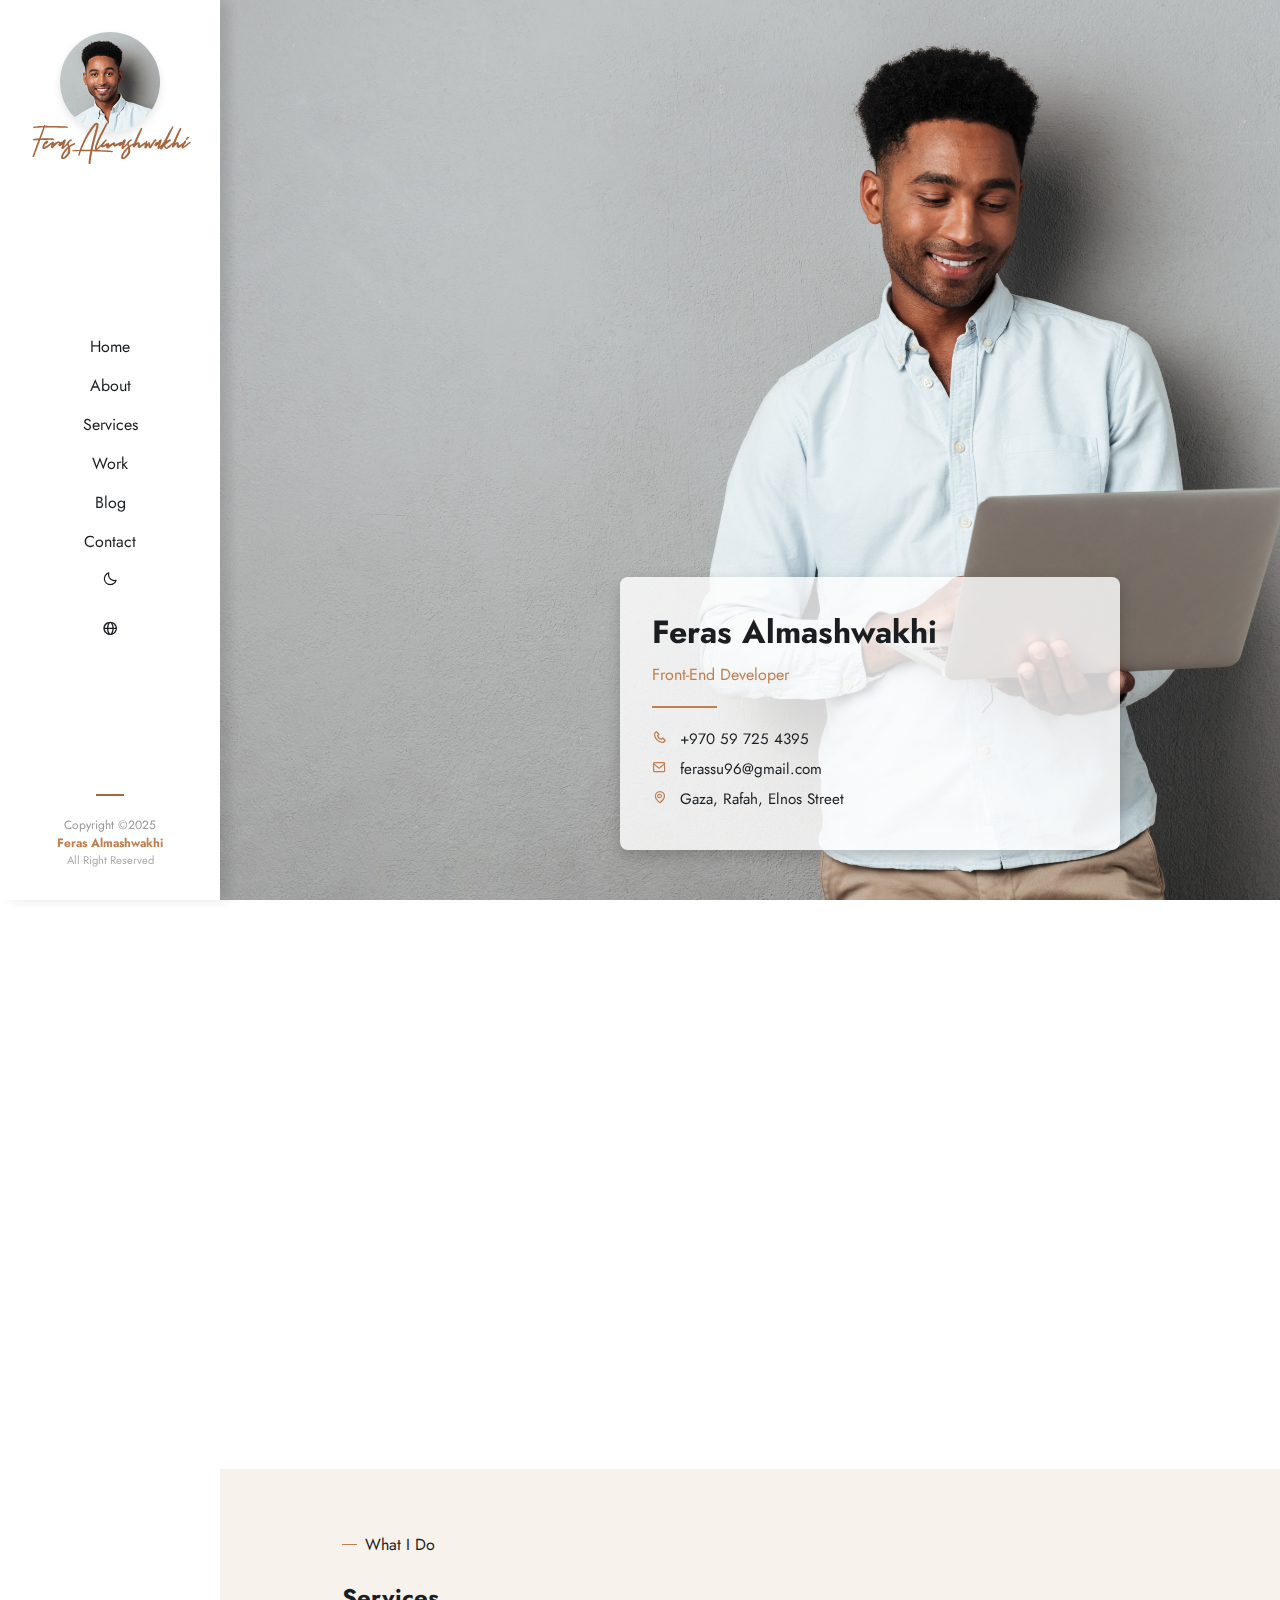
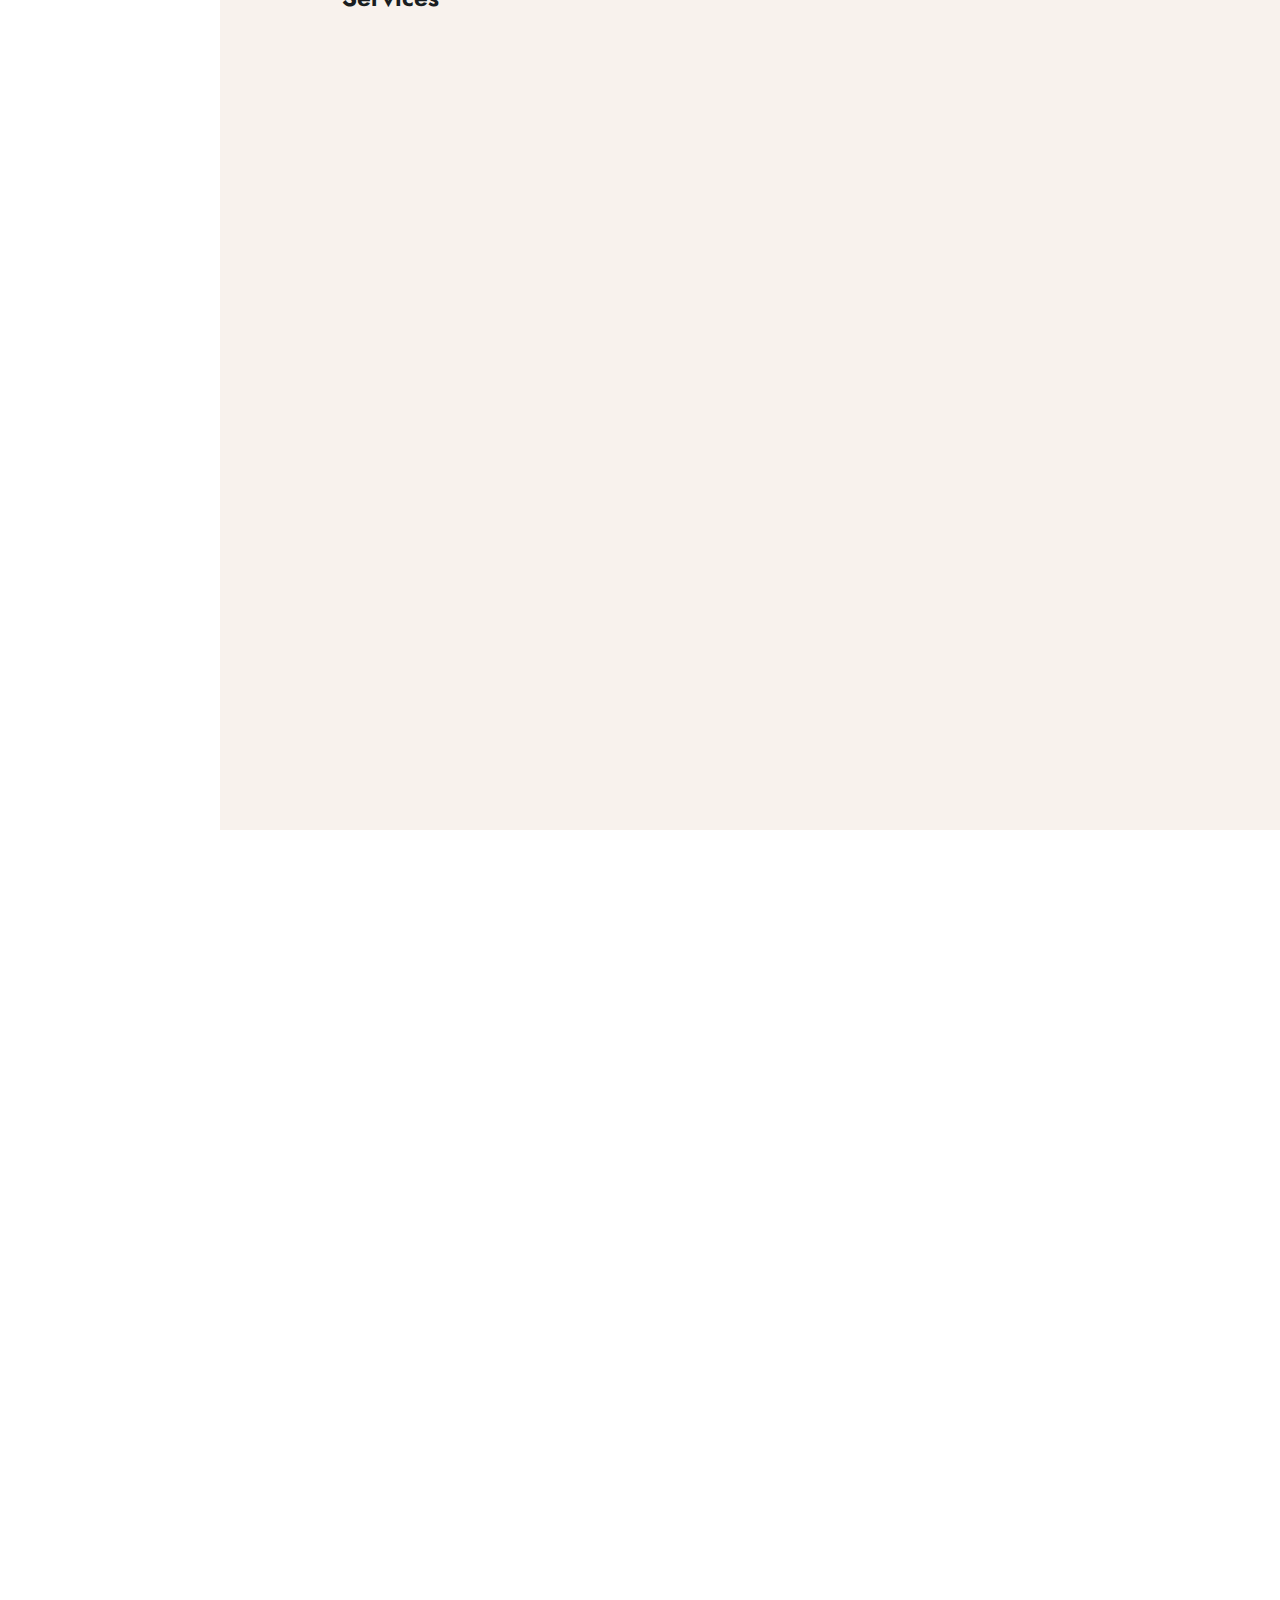
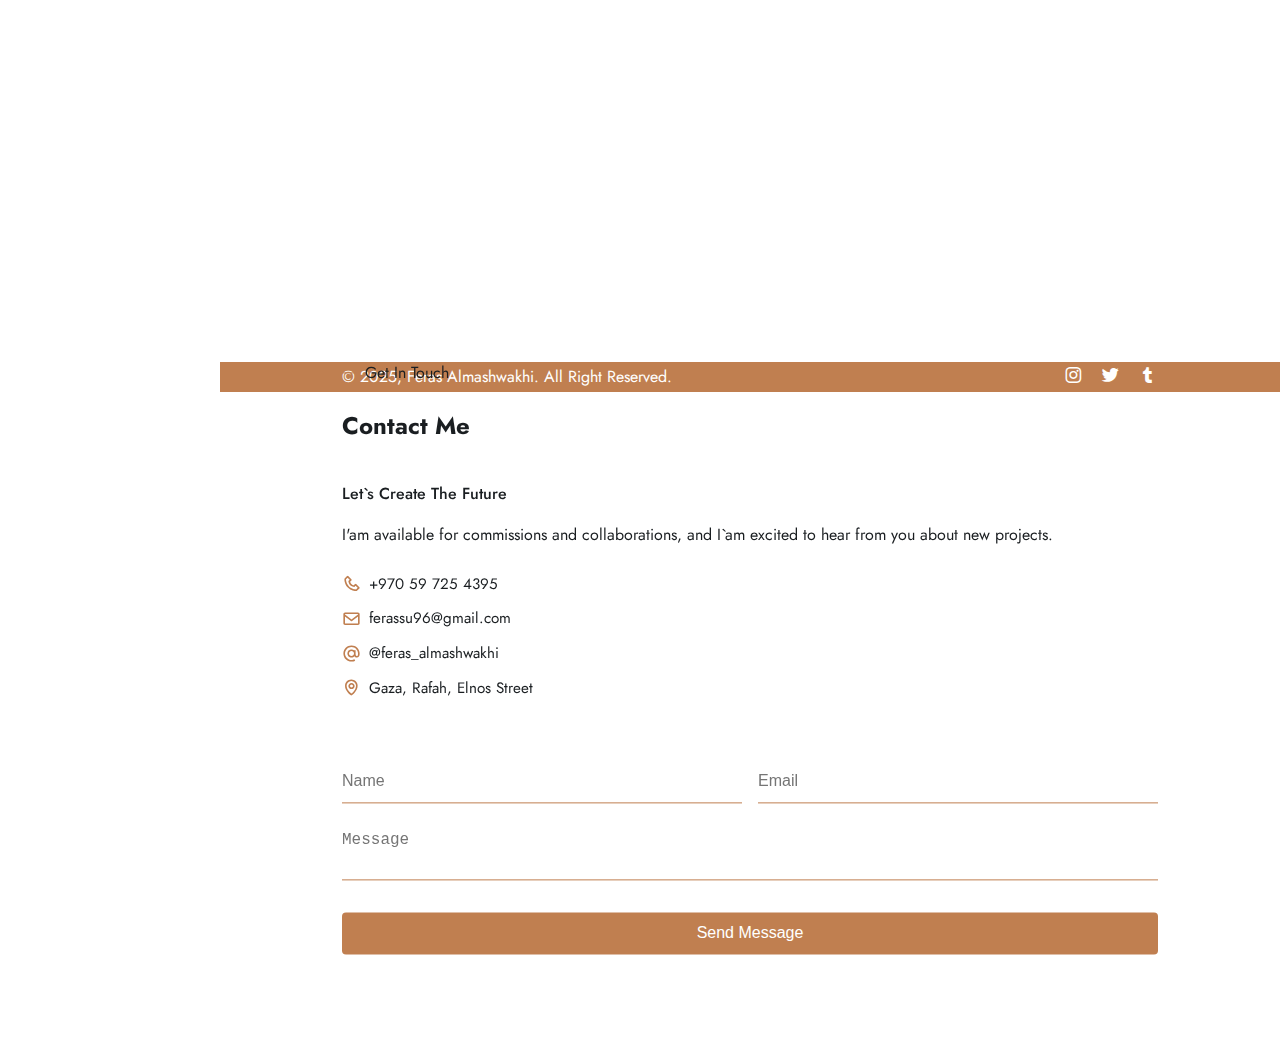
<file: index.html>
<!DOCTYPE html>
<html lang="en">

<head>
  <meta charset="UTF-8" />
  <meta name="viewport" content="width=device-width, initial-scale=1.0" />
  <title>Feras Almashwakhi | Portfolio</title>
  <link rel="stylesheet" href="assets/css/style.css" />
  <link href="https://fonts.googleapis.com/css2?family=Jost&display=swap" rel="stylesheet" />
  <link href="https://unpkg.com/boxicons@2.1.4/css/boxicons.min.css" rel="stylesheet" />

  <link href="https://unpkg.com/aos@2.3.1/dist/aos.css" rel="stylesheet" />


</head>

<body>
  <header class="header">
    <div class="menu-toggle" id="mobile-menu">
      <i class='bx bx-menu'></i>
    </div>

    <div class="profile-pic">
      <img src="assets/images/logo.jpg" alt="Feras Almashwakhi">
      <h3 class="logo-title">Feras Almashwakhi</h3>
    </div>

    <nav class="navbar" id="navbar">
      <a href="#home">Home</a>
      <a href="#about">About</a>
      <a href="#services">Services</a>
      <a href="#work">Work</a>
      <a href="#blog">Blog</a>
      <a href="#contact">Contact</a>
      <div id="theme-toggle">
        <i class='bx bx-moon'></i>
      </div>
      <div id="language-toggle" style="cursor: pointer; margin-top: 10px;">
        <i class='bx bx-globe'></i>
      </div>
    </nav>

    <hr>
    <div class="sidebar-footer">

      <p>Copyright &copy;2025 <br><span>Feras Almashwakhi</span></p>
      <p class="small-text">All Right Reserved</p>
    </div>
  </header>


  <main class="main-content" dir="ltr">
    <!-- Hero Section -->
    <section class="hero" id="home">
      <div class="hero-container">
        <img src="assets/images/hero.jpg" alt="Hero Background" class="hero-bg" />
        <div class="container">

          <div class="hero-overlay" data-aos="flip-right" dir="ltr">
            <div class="hero-info-box">
              <h1>Feras Almashwakhi</h1>
              <p class="subtitle">Front-End Developer</p>
              <hr>
              <ul>
                <li><i class='bx bx-phone'></i><a> +970 59 725 4395</a></li>
                <li><i class='bx bx-envelope'></i> ferassu96@gmail.com</li>
                <li><i class='bx bx-map'></i> Gaza, Rafah, Elnos Street</li>
              </ul>
            </div>
          </div>
        </div>

      </div>
    </section>

    <!-- About Section -->
    <section id="about" class="about section" data-aos="fade-up">
      <div class="container">
        <div class="about-content">
          <div class="about-text">
            <div class="section-title">
              <div class="title-line"></div>
              <p class="section-subtitle">About Me</p>
            </div>
            <h3>Feras Almashwakhi</h3>
            <br>
            <p>I'm a frontend developer with more than 4 years of experience. If you need to receive responsive, pixel
              perfect and cross-browser website — I'm a developer you're looking for.</p>
            <br>
            <div class="about-details">
              <div class="details-column">
                <ul>
                  <li><strong>Birthday:</strong> 19 Abr 2004</li>
                  <li><strong>Website:</strong> www.feras_almashwakhi.com</li>
                  <li><strong>Phone:</strong> +970 59 725 4395</li>
                  <li><strong>Study:</strong> Islamic University of Gaza</li>
                </ul>
              </div>
              <div class="details-column">
                <ul>
                  <li><strong>Degree:</strong> Bachelor's</li>
                  <li><strong>Mail:</strong> ferassu96@gmail.com</li>
                  <li><strong>LinkedIn:</strong> @feras_almashwakhi</li>
                  <li><strong>Freshness:</strong> Available</li>
                </ul>
              </div>
            </div>
            <a href="#" class="download-btn">Download CV <i class='bx bx-download'></i></a>
          </div>
          <div class="about-image-wrapper">
            <div class="image-rectangle"></div>
            <img src="assets/images/round.jpg" alt="Feras Almashwakhi" class="about-image">
          </div>
        </div>
      </div>
    </section>

    <!-- Services Section -->
    <section id="services" class="services section">
      <div class="container">
        <div class="section-title">
          <div class="title-line"></div>
          <p class="section-subtitle">What I Do</p>
        </div>
        <h2 class="main-section-heading">Services</h2>
        <br>
        <div class="services-grid" data-aos="fade-up">
          <div class="service-box" dir="ltr">
            <i class='bx bx-laptop'></i>
            <h3>Website</h3>
            <hr>
            <p>Vivamus ravida surna eveti semeni conse convallis. Tristique busio the nivite dianne one nivami.</p>
            <span class="service-number">01</span>
          </div>
          <div class="service-box" dir="ltr">
            <i class='bx bx-bar-chart-alt'></i>
            <h3>Seo Marketing</h3>
            <hr>
            <p>Vivamus ravida surna eveti semeni conse convallis. Tristique busio the nivite dianne one nivami.</p>
            <span class="service-number">02</span>
          </div>
          <div class="service-box" dir="ltr">
            <i class='bx bx-cart-alt'></i>
            <h3>Ecommerce</h3>
            <hr>
            <p>Vivamus ravida surna eveti semeni conse convallis. Tristique busio the nivite dianne one nivami.</p>
            <span class="service-number">03</span>
          </div>
          <div class="service-box" dir="ltr">
            <i class='bx bx-paint'></i>
            <h3>Graphic Design</h3>
            <hr>
            <p>Vivamus ravida surna eveti semeni conse convallis. Tristique busio the nivite dianne one nivami.</p>
            <span class="service-number">04</span>
          </div>
          <div class="service-box" dir="ltr">
            <i class='bx bx-bullseye'></i>
            <h3>Digital Marketing</h3>
            <hr>
            <p>Vivamus ravida surna eveti semeni conse convallis. Tristique busio the nivite dianne one nivami.</p>
            <span class="service-number">05</span>
          </div>
          <div class="service-box" dir="ltr">
            <i class='bx bx-message-rounded-dots'></i>
            <h3>Social Media</h3>
            <hr>
            <p>Vivamus ravida surna eveti semeni conse convallis. Tristique busio the nivite dianne one nivami.</p>
            <span class="service-number">06</span>
          </div>
        </div>
      </div>
    </section>

    <!-- Work Section -->
    <section id="work" class="work section" data-aos="zoom-in">

      <div class="container">
        <div class="section-title">
          <div class="title-line"></div>
          <p class="section-subtitle">Recent Work Completed</p>
        </div>
        <h2>Work Showcase</h2>
        <br>

        <div class="work-gallery">
          <div class="work-item">
            <img src="assets/images/work/01.jpg" alt="Work Image" />
            <div class="work-overlay">
              <h3>Work P.01</h3>
              <hr>
              <p>Book Design, Adobe XD, Photoshop, Illustrator, Figma</p>
            </div>
          </div>
          <div class="work-item">
            <img src="assets/images/work/02.jpg" alt="Work Image" />
            <div class="work-overlay">
              <h3>Work P.02</h3>
              <hr>
              <p>Book Design, Adobe XD, Photoshop, Illustrator, Figma</p>
            </div>
          </div>
          <div class="work-item">
            <img src="assets/images/work/03.jpg" alt="Work Image" />
            <div class="work-overlay">
              <h3>Work P.03</h3>
              <hr>
              <p>Book Design, Adobe XD, Photoshop, Illustrator, Figma</p>
            </div>
          </div>
          <div class="work-item">
            <img src="assets/images/work/04.jpg" alt="Work Image" />
            <div class="work-overlay">
              <h3>Work P.04</h3>
              <hr>
              <p>Book Design, Adobe XD, Photoshop, Illustrator, Figma</p>
            </div>
          </div>
          <div class="work-item">
            <img src="assets/images/work/05.jpg" alt="Work Image" />
            <div class="work-overlay">
              <h3>Work P.05</h3>
              <hr>
              <p>Book Design, Adobe XD, Photoshop, Illustrator, Figma</p>
            </div>
          </div>
          <div class="work-item">
            <img src="assets/images/work/06.jpg" alt="Work Image" />
            <div class="work-overlay">
              <h3>Work P.06</h3>
              <hr>
              <p>Book Design, Adobe XD, Photoshop, Illustrator, Figma</p>
            </div>
          </div>
        </div>
      </div>
    </section>

    <!-- Blog Section -->
    <section id="blog" class="blog section" data-aos="zoom-out" data-aos-delay="200">
      <div class="container">
        <div class="section-title">
          <div class="title-line"></div>
          <p class="section-subtitle">My Blog</p>
        </div>
        <h2>Current News</h2>
        <br>
        <div class="blog-posts">
          <div class="post"><img src="assets/images/blog/01.jpg">
            <div class="blog-des">
              <p><span class="subtitle">Website - </span>18 Dec, 2021</p>
              <p>Developer Burnout Symptoms</p>
            </div>
          </div>
          <div class="post"><img src="assets/images/blog/02.jpg">
            <div class="blog-des">
              <p><span class="subtitle">Website - </span>18 Dec, 2021</p>
              <p>Developer Burnout Symptoms</p>
            </div>
          </div>
          <div class="post"><img src="assets/images/blog/03.jpg">
            <div class="blog-des">
              <p><span class="subtitle">Website - </span>18 Dec, 2021</p>
              <p>Developer Burnout Symptoms</p>
            </div>
          </div>
          <div class="post"><img src="assets/images/blog/04.jpg">
            <div class="blog-des">
              <p><span class="subtitle">Website - </span>18 Dec, 2021</p>
              <p>Developer Burnout Symptoms</p>
            </div>
          </div>


        </div>
      </div>
    </section>

    <!-- Contact Section -->
    <section id="contact" class="contact section" data-aos="slide-up">
      <div class="container">
        <div class="section-title">
          <div class="title-line"></div>
          <p class="section-subtitle">Get In Touch</p>
        </div>
        <h2>Contact Me</h2>
        <br>
        <div class="contact-content">
          <!-- Left side -->
          <div class="contact-info-box">

            <h4>Let`s Create The Future</h4>
            <p>I'am available for commissions and collaborations, and I`am excited to hear from you about new projects.
            </p>
            <ul class="contact-info">
              <li><i class='bx bx-phone'></i> +970 59 725 4395</li>
              <li><i class='bx bx-envelope'></i> ferassu96@gmail.com</li>
              <li><i class='bx bx-at'></i> @feras_almashwakhi</li>
              <li><i class='bx bx-map'></i> Gaza, Rafah, Elnos Street</li>
            </ul>
          </div>

          <form class="contact-form">
            <div class="input-group">
              <input type="text" placeholder="Name" required>
              <input type="email" placeholder="Email" required>
            </div>
            <textarea placeholder="Message" required></textarea>
            <button type="submit" class="btn">Send Message</button>
          </form>
        </div>
      </div>
    </section>

    <footer class="footer">
      <div class="container footer-content">
        <p class="copyright">
          &copy; 2025, Feras Almashwakhi. All Right Reserved.
        </p>
        <ul class="footer-socials">
          <li><a href="https://www.instagram.com/ferass.soliman?igsh=MTloOWQ5dXlyOXd2Yg=="><i
                class='bx bxl-instagram'></i></a></li>
          <li><a href="https://x.com/mash_feras?t=oMwMmZxe7PmuoPMw0Pd88g&s=08"><i class='bx bxl-twitter'></i></a></li>
          <li><a href="https://www.tumblr.com/ferassoliman?source=share"><i class='bx bxl-tumblr'></i></a></li>
        </ul>
      </div>
    </footer>

    <!-- Scroll to Top -->
    <button id="scroll-top" dir="ltr"><i class='bx bx-up-arrow-alt'></i></button>
  </main>

  <script src="assets/js/script.js"></script>
  <!-- AOS -->
  <script src="https://unpkg.com/aos@2.3.1/dist/aos.js"></script>
  <script>
    AOS.init({
      duration: 1000,
      once: true
    });
  </script>


  <script>
    const sections = document.querySelectorAll("section[id]");
    const navLinks = document.querySelectorAll(".navbar a");

    function activateNavLink() {
      let scrollPos = window.scrollY + 150;

      sections.forEach(section => {
        const top = section.offsetTop;
        const height = section.offsetHeight;
        const id = section.getAttribute("id");

        if (scrollPos >= top && scrollPos < top + height) {
          navLinks.forEach(link => {
            link.classList.remove("active");
            if (link.getAttribute("href") === `#${id}`) {
              link.classList.add("active");
            }
          });
        }
      });
    }

    window.addEventListener("scroll", activateNavLink);
  </script>
  <script>
    document.getElementById("language-toggle").addEventListener("click", function () {
      const currentPage = window.location.pathname;
      if (currentPage.includes("index-ar.html")) {
        window.location.href = "index.html";
      } else {
        window.location.href = "index-ar.html";
      }
    });
  </script>
</body>

</html>
</file>
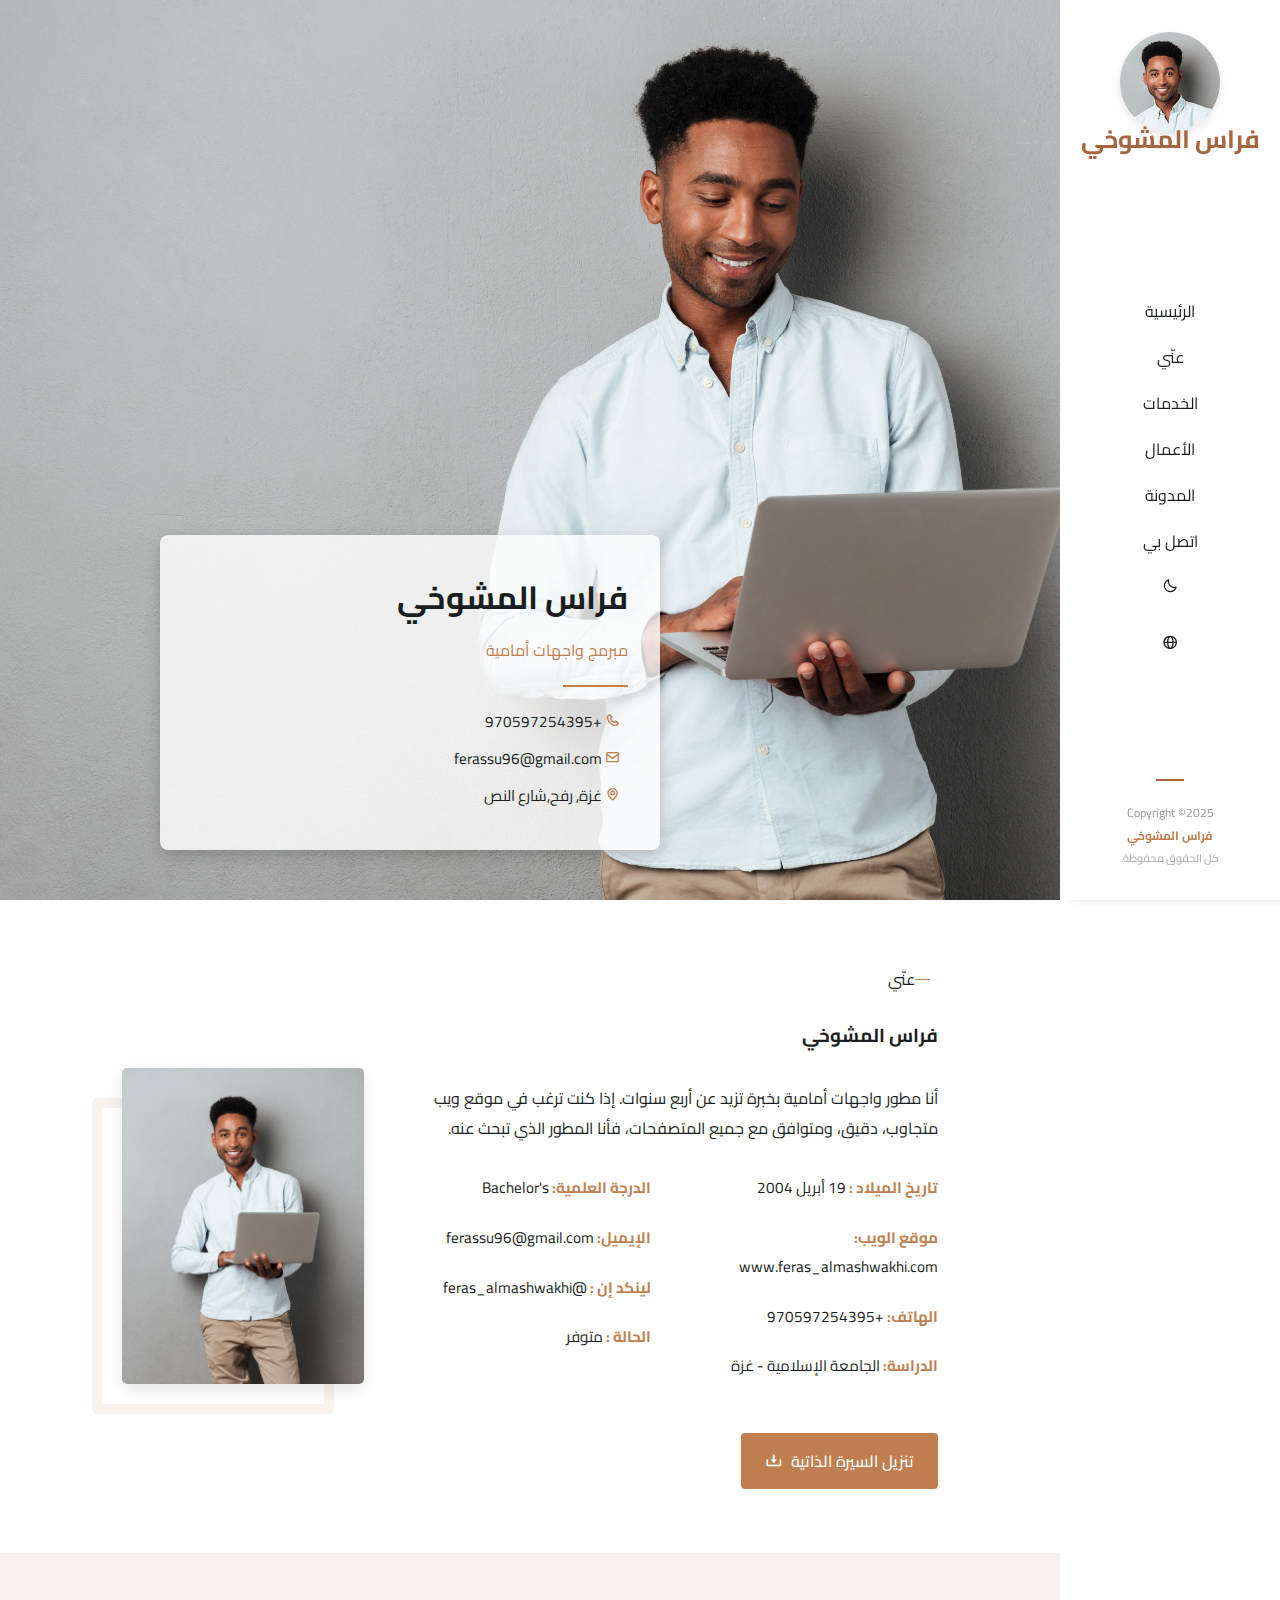
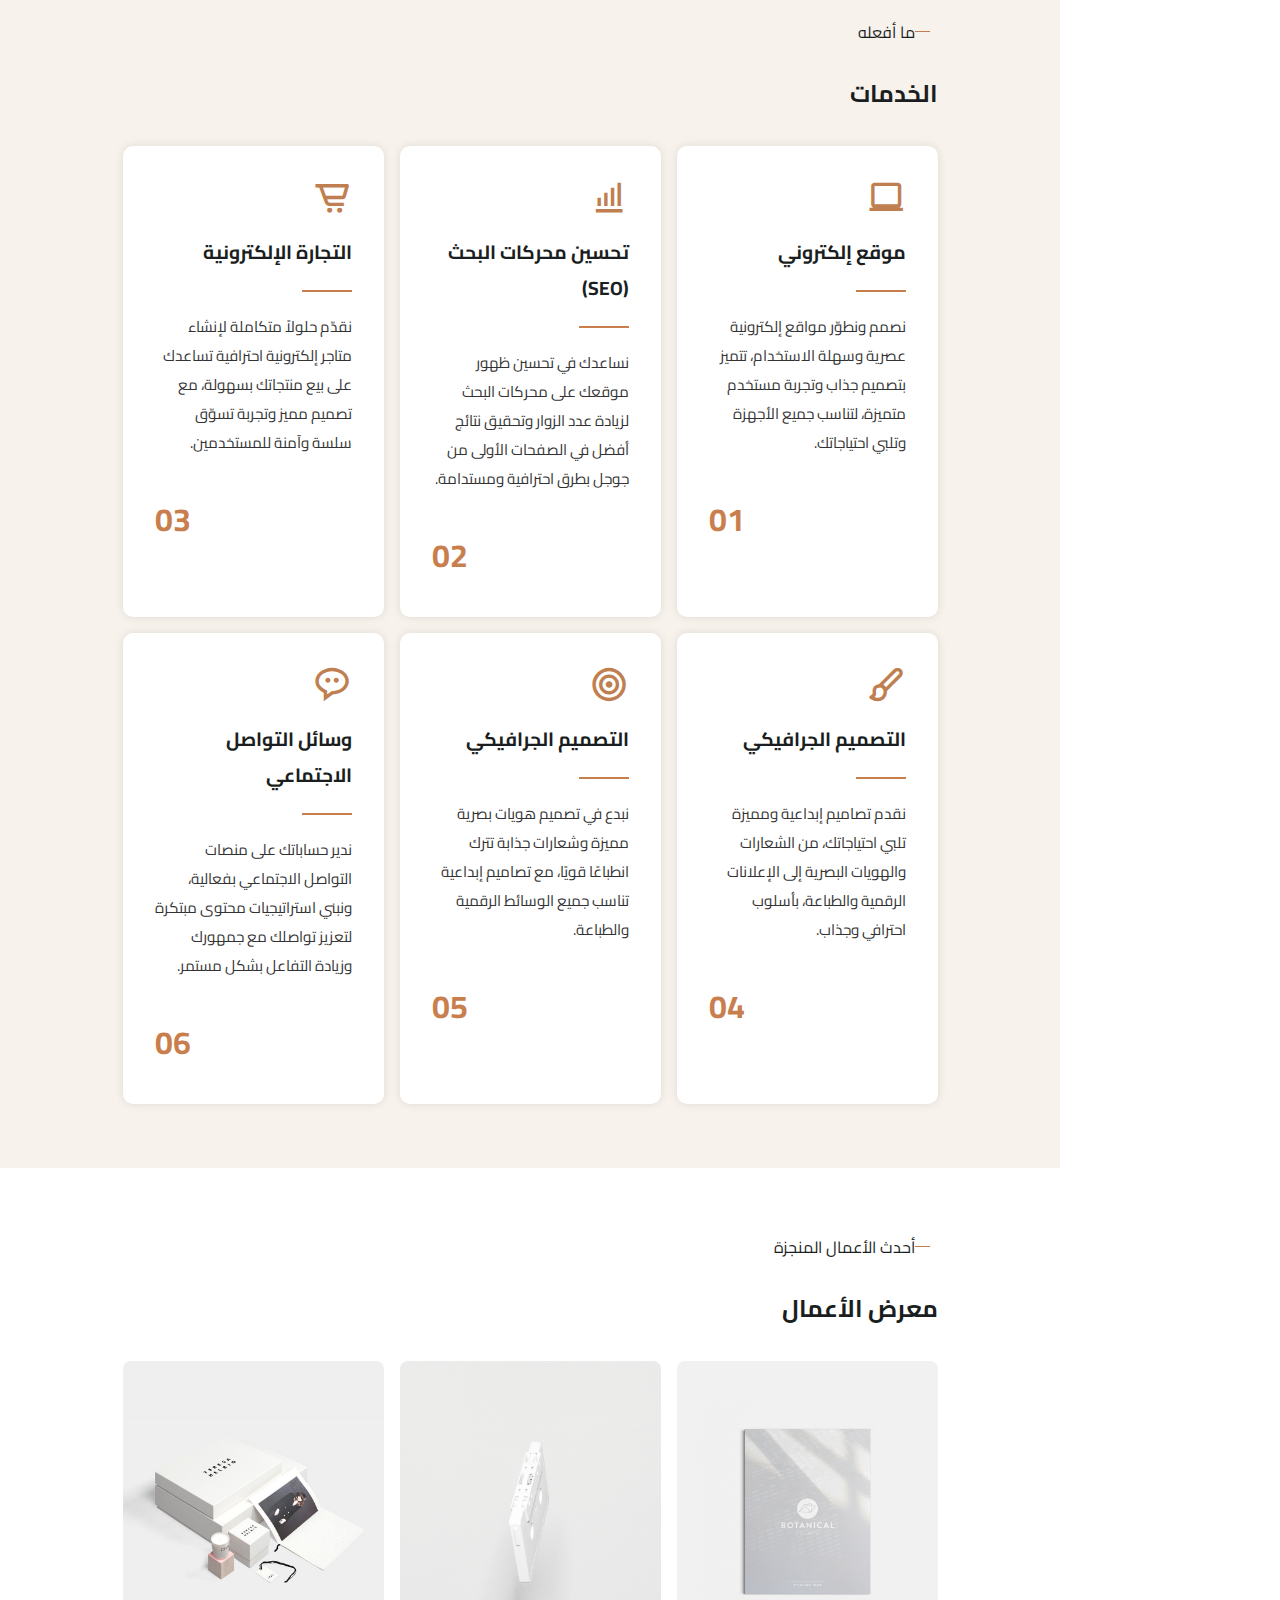
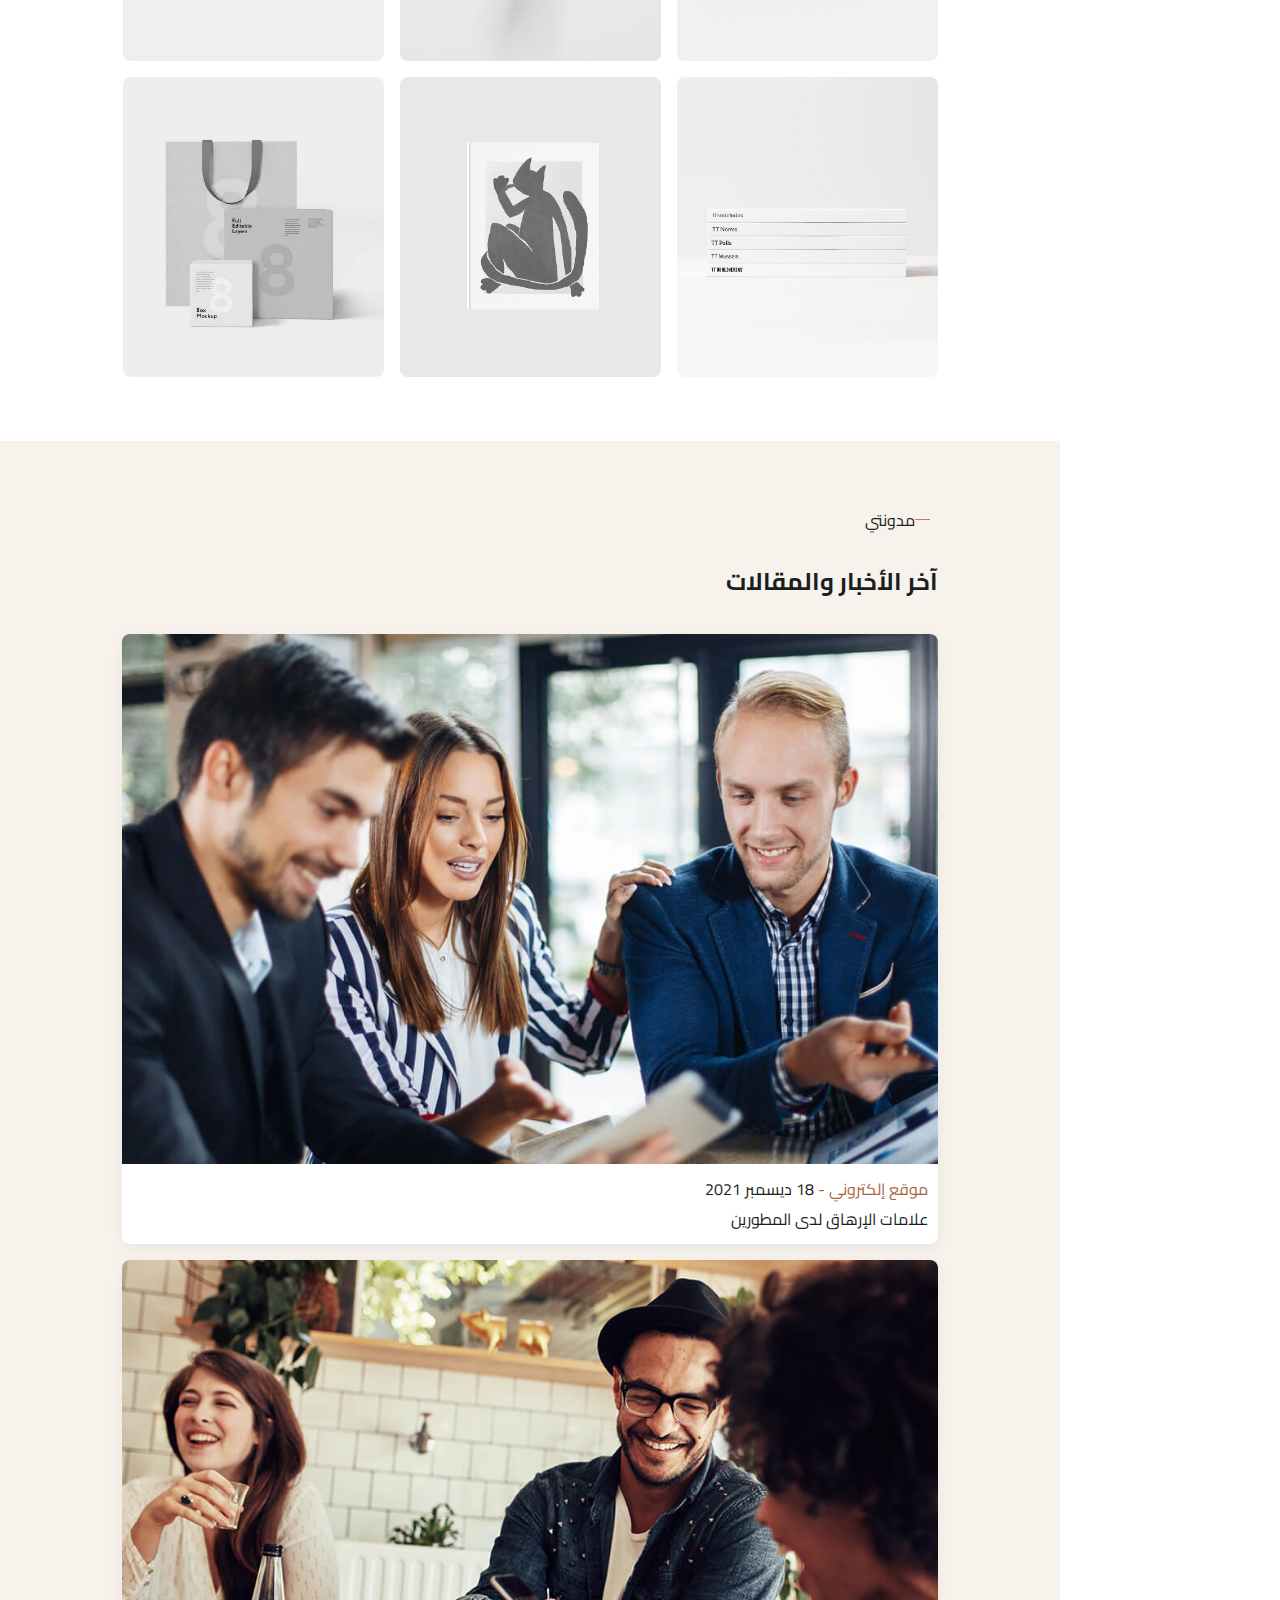
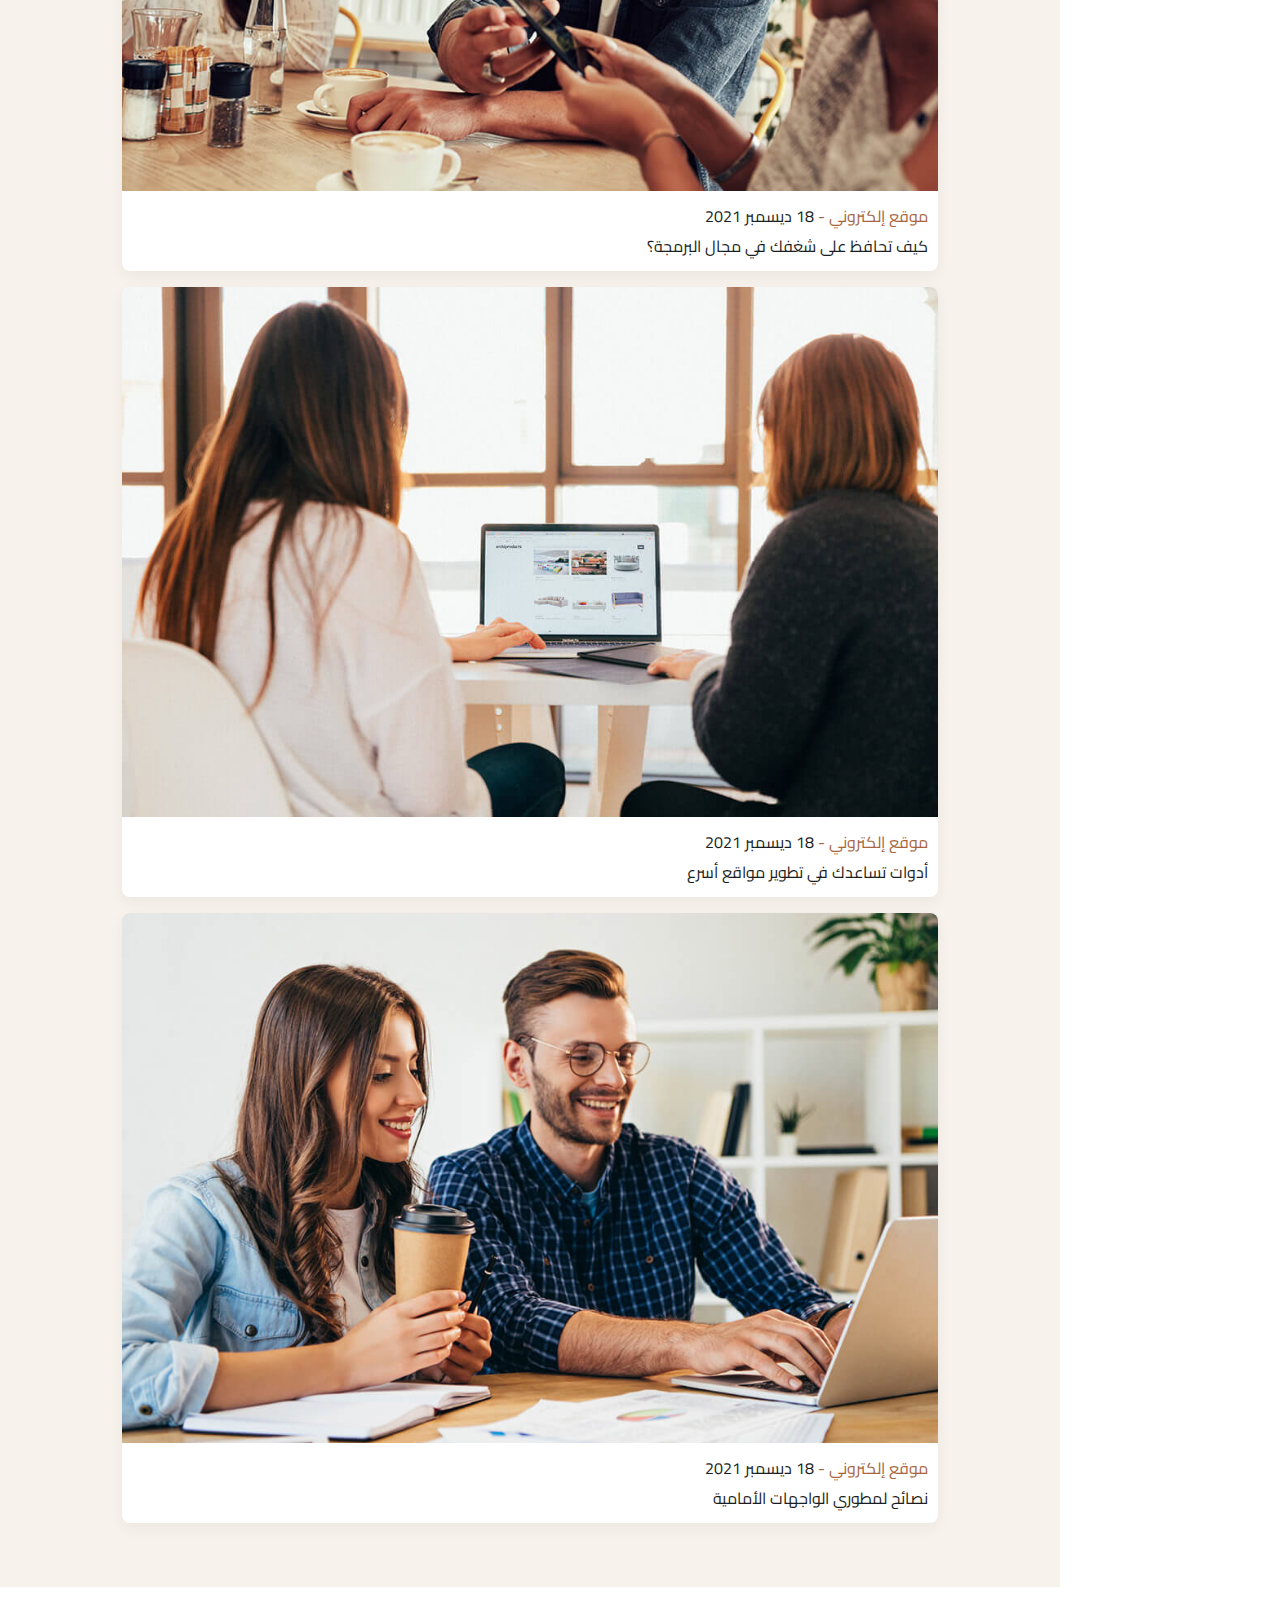
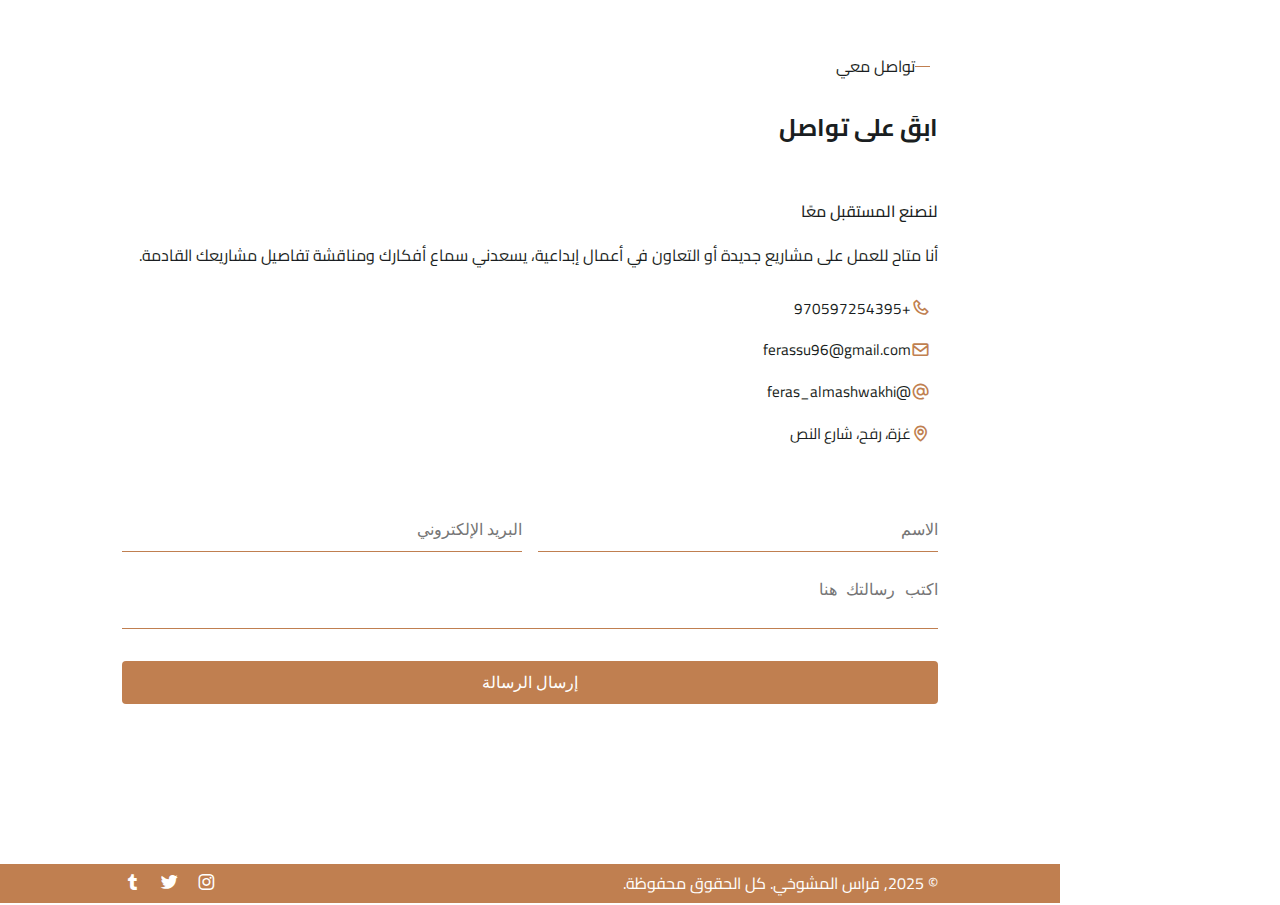
<file: index-ar.html>
<!DOCTYPE html>
<html lang="ar" dir="rtl">

<head>
    <meta charset="UTF-8" />
    <meta name="viewport" content="width=device-width, initial-scale=1.0" />
    <title>فراس المشوخي | Portfolio</title>
    <link rel="stylesheet" href="assets/css/style.css" />
    <link href="https://fonts.googleapis.com/css2?family=Jost&display=swap" rel="stylesheet" />
    <link href="https://unpkg.com/boxicons@2.1.4/css/boxicons.min.css" rel="stylesheet" />

    <link href="https://michalsnik.github.io/aos/" rel="stylesheet" />

      <link href="https://fonts.googleapis.com/css2?family=Cairo:wght@400;600;700&display=swap" rel="stylesheet">

</head>

<body>
    <header class="header">
        <div class="menu-toggle" id="mobile-menu">
            <i class='bx bx-menu'></i>
        </div>

        <div class="profile-pic">
            <img src="assets/images/logo.jpg" alt="فراس المشوخي">
            <h3 class="logo-title">فراس المشوخي</h3>
        </div>

        <nav class="navbar" id="navbar">
            <a href="#home">الرئيسية</a>
            <a href="#about">عنّي</a>
            <a href="#services">الخدمات</a>
            <a href="#work">الأعمال</a>
            <a href="#blog">المدونة</a>
            <a href="#contact">اتصل بي</a>
            <div id="theme-toggle">
                <i class='bx bx-moon'></i>
            </div>
            <div id="language-toggle" style="cursor: pointer; margin-top: 10px;">
                <i class='bx bx-globe'></i>
            </div>
        </nav>

        <hr>
        <div class="sidebar-footer">

            <p>Copyright &copy;2025 <br><span>فراس المشوخي</span></p>
            <p class="small-text">كل الحقوق محفوظة.</p>
        </div>
    </header>


    <main class="main-content" dir="rtl">
        <!-- Hero Section -->
        <section class="hero" id="home">
            <div class="hero-container">
                <img src="assets/images/hero.jpg" alt="Hero Background" class="hero-bg" />
                <div class="container">

                    <div class="hero-overlay" data-aos="flip-right" dir="rtl">
                        <div class="hero-info-box">
                            <h1>فراس المشوخي</h1>
                            <p class="subtitle">مبرمج واجهات أمامية</p>
                            <hr>
                            <ul>
                                <li><i class='bx bx-phone'></i><a> +970597254395</a></li>
                                <li><i class='bx bx-envelope'></i> ferassu96@gmail.com</li>
                                <li><i class='bx bx-map'></i> غزة, رفح,شارع النص</li>
                            </ul>
                        </div>
                    </div>
                </div>

            </div>
        </section>

        <!-- About Section -->
        <section id="about" class="about section" data-aos="fade-up">
            <div class="container">
                <div class="about-content">
                    <div class="about-text">
                        <div class="section-title">
                            <div class="title-line"></div>
                            <p class="section-subtitle">عنّي</p>
                        </div>
                        <h3>فراس المشوخي</h3>
                        <br>
                        <p>أنا مطور واجهات أمامية بخبرة تزيد عن أربع سنوات. إذا كنت ترغب في موقع ويب متجاوب، دقيق،
                            ومتوافق مع جميع المتصفحات، فأنا المطور الذي تبحث عنه.</p>
                        <br>
                        <div class="about-details">
                            <div class="details-column">
                                <ul>
                                    <li><strong>تاريخ الميلاد :</strong> 19 أبريل 2004</li>
                                    <li><strong>موقع الويب:</strong> www.feras_almashwakhi.com</li>
                                    <li><strong>الهاتف:</strong> +970597254395</li>
                                    <li><strong>الدراسة:</strong> الجامعة الإسلامية - غزة</li>
                                </ul>
                            </div>
                            <div class="details-column">
                                <ul>
                                    <li><strong>الدرجة العلمية:</strong> Bachelor's</li>
                                    <li><strong>الإيميل:</strong> ferassu96@gmail.com</li>
                                    <li><strong>لينكد إن :</strong> @feras_almashwakhi</li>
                                    <li><strong>الحالة :</strong> متوفر</li>
                                </ul>
                            </div>
                        </div>
                        <a href="#" class="download-btn">تنزيل السيرة الذاتية<i class='bx bx-download'></i></a>
                    </div>
                    <div class="about-image-wrapper">
                        <div class="image-rectangle"></div>
                        <img src="assets/images/round.jpg" alt="فراس المشوخي" class="about-image">
                    </div>
                </div>
            </div>
        </section>

        <!-- Services Section -->
        <section id="services" class="services section">
            <div class="container">
                <div class="section-title">
                    <div class="title-line"></div>
                    <p class="section-subtitle">ما أفعله</p>
                </div>
                <h2 class="main-section-heading">الخدمات</h2>
                <br>
                <div class="services-grid" data-aos="fade-up">
                    <div class="service-box" dir="rtl">
                        <i class='bx bx-laptop'></i>
                        <h3>موقع إلكتروني</h3>
                        <hr>
                        <p>نصمم ونطوّر مواقع إلكترونية عصرية وسهلة الاستخدام، تتميز بتصميم جذاب وتجربة مستخدم متميزة،
                            لتناسب جميع الأجهزة وتلبي احتياجاتك.</p>
                        <span class="service-number">01</span>
                    </div>
                    <div class="service-box" dir="rtl">
                        <i class='bx bx-bar-chart-alt'></i>
                        <h3>تحسين محركات البحث (SEO)</h3>
                        <hr>
                        <p>نساعدك في تحسين ظهور موقعك على محركات البحث لزيادة عدد الزوار وتحقيق نتائج أفضل في الصفحات
                            الأولى من جوجل بطرق احترافية ومستدامة.</p>
                        <span class="service-number">02</span>
                    </div>
                    <div class="service-box" dir="rtl">
                        <i class='bx bx-cart-alt'></i>
                        <h3>التجارة الإلكترونية</h3>
                        <hr>
                        <p>نقدّم حلولاً متكاملة لإنشاء متاجر إلكترونية احترافية تساعدك على بيع منتجاتك بسهولة، مع تصميم
                            مميز وتجربة تسوّق سلسة وآمنة للمستخدمين.</p>
                        <span class="service-number">03</span>
                    </div>
                    <div class="service-box" dir="rtl">
                        <i class='bx bx-paint'></i>
                        <h3>التصميم الجرافيكي</h3>
                        <hr>
                        <p>نقدم تصاميم إبداعية ومميزة تلبي احتياجاتك، من الشعارات والهويات البصرية إلى الإعلانات الرقمية
                            والطباعة، بأسلوب احترافي وجذاب.</p>

                        <span class="service-number">04</span>
                    </div>
                    <div class="service-box" dir="rtl">
                        <i class='bx bx-bullseye'></i>
                        <h3>التصميم الجرافيكي</h3>
                        <hr>
                        <p>نبدع في تصميم هويات بصرية مميزة وشعارات جذابة تترك انطباعًا قويًا، مع تصاميم إبداعية تناسب
                            جميع الوسائط الرقمية والطباعة.</p>
                        <span class="service-number">05</span>
                    </div>
                    <div class="service-box" dir="rtl">
                        <i class='bx bx-message-rounded-dots'></i>
                        <h3>وسائل التواصل الاجتماعي</h3>
                        <hr>
                        <p>ندير حساباتك على منصات التواصل الاجتماعي بفعالية، ونبني استراتيجيات محتوى مبتكرة لتعزيز
                            تواصلك مع جمهورك وزيادة التفاعل بشكل مستمر.</p>
                        <span class="service-number">06</span>
                    </div>
                </div>
            </div>
        </section>

        <!-- Work Section -->
        <section id="work" class="work section" data-aos="zoom-in">

            <div class="container">
                <div class="section-title">
                    <div class="title-line"></div>
                    <p class="section-subtitle">أحدث الأعمال المنجزة</p>
                </div>
                <h2>معرض الأعمال</h2>
                <br>

                <div class="work-gallery">
                    <div class="work-item">
                        <img src="assets/images/work/01.jpg" alt="Work Image" />
                        <div class="work-overlay">
                            <h3>العمل رقم 01</h3>
                            <hr>
                            <p>تصميم كتب، Adobe XD، فوتوشوب، إليستريتور، فيجما</p>
                        </div>
                    </div>
                    <div class="work-item">
                        <img src="assets/images/work/02.jpg" alt="Work Image" />
                        <div class="work-overlay">
                            <h3>العمل رقم 02</h3>
                            <hr>
                            <p>تصميم كتب، Adobe XD، فوتوشوب، إليستريتور، فيجما</p>
                        </div>
                    </div>
                    <div class="work-item">
                        <img src="assets/images/work/03.jpg" alt="Work Image" />
                        <div class="work-overlay">
                            <h3>العمل رقم 03</h3>
                            <hr>
                            <p>تصميم كتب، Adobe XD، فوتوشوب، إليستريتور، فيجما</p>
                        </div>
                    </div>
                    <div class="work-item">
                        <img src="assets/images/work/04.jpg" alt="Work Image" />
                        <div class="work-overlay">
                            <h3>العمل رقم 04</h3>
                            <hr>
                            <p>تصميم كتب، Adobe XD، فوتوشوب، إليستريتور، فيجما</p>
                        </div>
                    </div>
                    <div class="work-item">
                        <img src="assets/images/work/05.jpg" alt="Work Image" />
                        <div class="work-overlay">
                            <h3>العمل رقم 05</h3>
                            <hr>
                            <p>تصميم كتب، Adobe XD، فوتوشوب، إليستريتور، فيجما</p>
                        </div>
                    </div>
                    <div class="work-item">
                        <img src="assets/images/work/06.jpg" alt="Work Image" />
                        <div class="work-overlay">
                            <h3>العمل رقم 06</h3>
                            <hr>
                            <p>تصميم كتب، Adobe XD، فوتوشوب، إليستريتور، فيجما</p>
                        </div>
                    </div>
                </div>
            </div>
        </section>

        <!-- Blog Section -->
        <section id="blog" class="blog section" data-aos="zoom-out" data-aos-delay="200">
            <div class="container">
                <div class="section-title">
                    <div class="title-line"></div>
                    <p class="section-subtitle">مدونتي</p>
                </div>
                <h2>آخر الأخبار والمقالات</h2>
                <br>
                <div class="blog-posts">
                    <div class="post"><img src="assets/images/blog/01.jpg">
                        <div class="blog-des">
                            <p><span class="subtitle">موقع إلكتروني - </span>18 ديسمبر 2021</p>
                            <p>علامات الإرهاق لدى المطورين</p>
                        </div>
                    </div>
                    <div class="post"><img src="assets/images/blog/02.jpg">
                        <div class="blog-des">
                            <p><span class="subtitle">موقع إلكتروني - </span>18 ديسمبر 2021</p>
                            <p>كيف تحافظ على شغفك في مجال البرمجة؟</p>
                        </div>
                    </div>
                    <div class="post"><img src="assets/images/blog/03.jpg">
                        <div class="blog-des">
                            <p><span class="subtitle">موقع إلكتروني - </span>18 ديسمبر 2021</p>
                            <p>أدوات تساعدك في تطوير مواقع أسرع</p>
                        </div>
                    </div>
                    <div class="post"><img src="assets/images/blog/04.jpg">
                        <div class="blog-des">
                            <p><span class="subtitle">موقع إلكتروني - </span>18 ديسمبر 2021</p>
                            <p>نصائح لمطوري الواجهات الأمامية</p>
                        </div>
                    </div>
                </div>
            </div>
        </section>


        <!-- Contact Section -->
        <section id="contact" class="contact section" data-aos="slide-up">
            <div class="container">
                <div class="section-title">
                    <div class="title-line"></div>
                    <p class="section-subtitle">تواصل معي</p>
                </div>
                <h2>ابقَ على تواصل</h2>
                <br>
                <div class="contact-content">
                    <div class="contact-info-box">
                        <h4>لنصنع المستقبل معًا</h4>
                        <p>أنا متاح للعمل على مشاريع جديدة أو التعاون في أعمال إبداعية، يسعدني سماع أفكارك ومناقشة
                            تفاصيل مشاريعك القادمة.</p>
                        <ul class="contact-info">
                            <li><i class='bx bx-phone'></i> +970597254395</li>
                            <li><i class='bx bx-envelope'></i> ferassu96@gmail.com</li>
                            <li><i class='bx bx-at'></i> @feras_almashwakhi</li>
                            <li><i class='bx bx-map'></i> غزة، رفح، شارع النص</li>
                        </ul>
                    </div>

                    <form class="contact-form">
                        <div class="input-group">
                            <input type="text" placeholder="الاسم" required>
                            <input type="email" placeholder="البريد الإلكتروني" required>
                        </div>
                        <textarea placeholder="اكتب رسالتك هنا" required></textarea>
                        <button type="submit" class="btn">إرسال الرسالة</button>
                    </form>
                </div>
            </div>
        </section>


        <footer class="footer">
            <div class="container footer-content">
                <p class="copyright">
                    &copy; 2025, فراس المشوخي. كل الحقوق محفوظة.
                </p>
                <ul class="footer-socials">
                    <li><a href="https://www.instagram.com/ferass.soliman?igsh=MTloOWQ5dXlyOXd2Yg=="><i
                                class='bx bxl-instagram'></i></a></li>
                    <li><a href="https://x.com/mash_feras?t=oMwMmZxe7PmuoPMw0Pd88g&s=08"><i
                                class='bx bxl-twitter'></i></a></li>
                    <li><a href="https://www.tumblr.com/ferassoliman?source=share"><i class='bx bxl-tumblr'></i></a>
                    </li>
                </ul>
            </div>
        </footer>

        <!-- Scroll to Top -->
        <button id="scroll-top" dir="rtl"><i class='bx bx-up-arrow-alt'></i></button>
    </main>

    <script src="assets/js/script.js"></script>
    <!-- AOS -->
    <script src="https://unpkg.com/aos@2.3.1/dist/aos.js"></script>
    <script>
        AOS.init({
            duration: 1000,
            once: true
        });
    </script>


    <script>
        const sections = document.querySelectorAll("section[id]");
        const navLinks = document.querySelectorAll(".navbar a");

        function activateNavLink() {
            let scrollPos = window.scrollY + 150;

            sections.forEach(section => {
                const top = section.offsetTop;
                const height = section.offsetHeight;
                const id = section.getAttribute("id");

                if (scrollPos >= top && scrollPos < top + height) {
                    navLinks.forEach(link => {
                        link.classList.remove("active");
                        if (link.getAttribute("href") === `#${id}`) {
                            link.classList.add("active");
                        }
                    });
                }
            });
        }

        window.addEventListener("scroll", activateNavLink);
    </script>
    <script>
        document.getElementById("language-toggle").addEventListener("click", function () {
            const currentPage = window.location.pathname;
            if (currentPage.includes("index-ar.html")) {
                window.location.href = "index.html";
            } else {
                window.location.href = "index-ar.html";
            }
        });
    </script>
</body>

</html>
</file>
<file: assets/css/style.css>
@font-face {
  font-family: 'TuesdayNight';
  src: url('../fonts/TuesdayNight-Regular.woff') format('woff');
  font-weight: normal;
  font-style: normal;
}



* {
  margin: 0;
  padding: 0;
  box-sizing: border-box;
}




:root {
  --main-color: #c07f50;
  --bg-light: #ffffff;
  --bg-dark: #0c0c0c;
  --bg-secondary-light: #f8f2ed;
  --bg-secondary-dark: #111111;
  --text-light: #1a1e21;
  --text-dark: #ffffff;
  --font-main: 'Jost', sans-serif;
}

html[lang="ar"] {
  --font-main: 'Cairo', sans-serif;
}

body {
  font-family: var(--font-main);
  background-color: var(--bg-light);
  color: var(--text-light);
  transition: background-color 0.3s, color 0.3s;
}

body.dark-mode {
  background-color: var(--bg-dark);
  color: var(--text-dark);
}

a {
  text-decoration: none;
  color: inherit;
}

ul {
  list-style: none;
}

img {
  max-width: 100%;
  display: block;
}

hr {
  border: none;
  height: 2px;
  background-color: #a6653e;
  width: 15%;
  margin: 20px 0;
}

.container {
  max-width: 1200px;
  margin: 0 auto;
  padding: 0 1rem;
  width: 80%;
}

.layout {
  display: flex;
  min-height: 100vh;
}

/* تنسيقات الهيدر الأساسية */
.header {
  width: 220px;
  height: 100vh;
  position: fixed;
  display: flex;
  flex-direction: column;
  align-items: center;
  justify-content: center;
  padding: 2rem 1rem;
  text-align: center;
  box-shadow: 10px 0 10px rgba(0, 0, 0, 0.1);
  transition: all 0.3s ease;
  z-index: 1000;
  background-color: white;
}

.menu-toggle {
  display: none;
  font-size: 2rem;
  cursor: pointer;
  position: absolute;
  top: 20px;
  left: 20px;
  z-index: 1001;
  color: var(--main-color);
}

@media (max-width: 768px) {
  .header {
    width: 100%;
    height: auto;
    padding: 1rem;
    flex-direction: row;
    justify-content: space-between;
    align-items: center;
    position: relative;
  }

  .profile-pic {
    margin: 0 auto;
    margin-top: 50px;
  }

  .navbar {
    position: fixed;
    top: 0;
    left: -100%;
    width: 80%;
    height: 100vh;
    background: var(--bg-light);
    flex-direction: column;
    padding: 4rem 2rem;
    transition: all 0.5s ease;
    z-index: 1000;
  }

  @media (max-width: 768px) {
    .navbar {
      position: fixed;
      top: 0;
      left: -100%;
      width: 80%;
      height: 100vh;
      background: var(--bg-light);
      display: flex;
      flex-direction: column;
      justify-content: center;
      align-items: center;
      padding: 2rem;
      gap: 1.5rem;
      transition: all 0.5s ease;
      z-index: 1000;
      overflow-y: auto;
    }

    .navbar.active {
      left: 0;
    }

    .navbar a {
      width: 100%;
      text-align: center;
      padding: 0.8rem;
      font-size: 1.2rem;
      border-bottom: 1px solid rgba(0, 0, 0, 0.1);
    }

    #theme-toggle {
      margin-top: 1.5rem;
      font-size: 1.5rem;
    }

    body.dark-mode .navbar a {
      border-bottom: 1px solid rgba(255, 255, 255, 0.1);
    }
  }

  body.dark-mode .navbar {
    background: var(--bg-dark);
  }

  .navbar.active {
    left: 0;
  }

  .menu-toggle {
    display: block;
  }

  .sidebar-footer {
    display: none;
  }
}

.logo-title {
  font-family: 'TuesdayNight', cursive !important;
  font-size: 25px !important;
  color: #a6653e !important;
  margin-top: -25px !important;
}
html[lang="ar"] .logo-title {
  font-family: 'Cairo', sans-serif !important;
}

body.dark-mode .header {
  background-color: #222222;
}



.main-content[dir="ltr"] {
  margin-left: 220px;
}

.main-content[dir="rtl"] {
  margin-right: 220px;
}

.logo {
  font-weight: bold;
  font-size: 1.5rem;
  color: var(--main-color);
  margin-bottom: 2rem;
}

.navbar {
  display: flex;
  flex-direction: column;
  gap: 1rem;
  justify-content: center;
  flex-grow: 1;
}

.navbar a:hover {
  color: var(--main-color);
}

.theme-toggle {
  font-size: 1.5rem;
  cursor: pointer;
  margin-top: 2rem;
}

.profile-pic {
  display: flex;
  flex-direction: column;
  align-items: center;
  margin-bottom: 2rem;
}

.profile-pic img {
  width: 100px;
  height: 100px;
  object-fit: cover;
  border-radius: 50%;
  box-shadow: 0 4px 8px rgba(0, 0, 0, 0.1);
  margin-bottom: 0.5rem;
}

.profile-pic h3 {
  font-size: 1rem;
  color: var(--text-light);
  margin: 0;
  text-align: center;
}

body.dark-mode .profile-pic h3 {
  color: var(--text-dark);
}

.sidebar-footer {
  text-align: center;
  font-size: 0.75rem;
  color: #999;
  margin-top: auto;
}

.sidebar-footer span {
  color: var(--main-color);
  font-weight: bold;
}

.sidebar-footer .small-text {
  font-size: 0.7rem;
  color: #aaa;
}

.hero-container {
  position: relative;
  width: 100%;
  height: 100vh;
  overflow: hidden;
}

.hero-bg {
  width: 100%;
  height: 100%;
  object-fit: cover;
}



.hero-overlay[dir="ltr"] {
  position: absolute;
  bottom: 50px;
  right: 160px;
  background-color: rgba(255, 255, 255, 0.8);
  padding: 2rem;
  border-radius: 0.5rem;
  width: 500px;
  max-width: 90%;
  box-shadow: 0 5px 15px rgba(0, 0, 0, 0.2);
  transition: all 0.3s ease;
}

.hero-overlay[dir="rtl"] {
  position: absolute;
  bottom: 50px;
  left: 160px;
  background-color: rgba(255, 255, 255, 0.8);
  padding: 2rem;
  border-radius: 0.5rem;
  width: 500px;
  max-width: 90%;
  box-shadow: 0 5px 15px rgba(0, 0, 0, 0.2);
  transition: all 0.3s ease;
}

.hero-overlay hr {
  width: 15%;
  height: 2px;
  background-color: var(--main-color);
  border: none;
  transition: width 0.4s ease;
}

/* عندما يدخل الماوس إلى hero-overlay، يكبر الـ hr */
.hero-overlay:hover hr {
  width: 100%;
}

.hero-overlay li:hover,
.hero-overlay li:hover a,
.hero-overlay li:hover i {
  color: var(--main-color);
  cursor: pointer;
}

.contact-info li:hover,
.contact-info li:hover i {
  color: var(--main-color);
  cursor: pointer;
}


body.dark-mode .hero-overlay {
  background-color: rgba(30, 30, 30, 0.9);
  color: #ffffff;
  box-shadow: 0 5px 15px rgba(0, 0, 0, 0.4);
}

body.dark-mode .hero-overlay h1,
body.dark-mode .hero-overlay .subtitle,
body.dark-mode .hero-overlay li {
  color: #ffffff;
}

body.dark-mode .hero-overlay i {
  color: var(--main-color);
}

.hero-overlay h1 {
  margin: 0;
  font-size: 2rem;
  color: var(--text-light);
}

.hero-overlay .subtitle {
  color: var(--main-color);
  margin: 0.5rem 0 1rem;
}

.hero-overlay li {
  margin-bottom: 0.5rem;
  font-size: 0.95rem;
  color: var(--text-light);
}

.hero-overlay i {
  color: var(--main-color);
  margin-right: 0.5rem;
}

.section {
  padding: 4rem 0;
}

.section-title {
  display: flex;
  align-items: center;
  margin-bottom: 1.5rem;
}

.section-title h2 {
  font-size: 2rem;
  margin: 0;
  padding-left: 0.5rem;
}

.title-line {
  width: 15px;
  height: 1px;
  background-color: var(--main-color);
  margin-right: 0.5rem;
  flex-shrink: 0;
}

.about-content {
  display: flex;
  justify-content: space-between;
  align-items: center;
  gap: 2rem;
  flex-wrap: wrap;
}

.about-text {
  flex: 1 1 300px;
}

.about-image-wrapper {
  flex: 1 1 0px;
  position: relative;
}

.image-rectangle {
  position: absolute;
  width: 100%;
  height: 100%;
  border: 10px solid #f8f2ed;
  top: 30px;
  left: -30px;
  z-index: -1;
  border-radius: 5px;
}

.about-image {
  width: 100%;
  border-radius: 5px;
  box-shadow: 0 5px 15px rgba(0, 0, 0, 0.1);
}

.about-details {
  display: flex;
  flex-wrap: wrap;
  gap: 2rem;
  margin-bottom: 2rem;
}

.details-column {
  flex: 1 1 200px;
  min-width: 200px;
}

.about-details li {
  margin-bottom: 0.8rem;
  padding-bottom: 0.5rem;
  font-size: 0.95rem;
}

.about-details strong {
  display: inline-block;
  color: var(--main-color);
}

body.dark-mode .about-details li {}

.download-btn {
  display: inline-flex;
  align-items: center;
  background-color: var(--main-color);
  color: white;
  padding: 0.8rem 1.5rem;
  border-radius: 4px;
  font-weight: 500;
  transition: 0.3s;
}

.download-btn i {
  margin-right: 0.5rem;
  font-size: 1.1rem;
}

.download-btn:hover {
  background-color: #a6653e;
  transform: translateY(-2px);
}

#services.services.section {
  background-color: #f8f2ed;
}

body.dark-mode #services.services.section {
  background-color: var(--bg-secondary-dark);
}

.services-grid {
  display: flex;
  flex-wrap: wrap;
  gap: 1rem;
  justify-content: flex-start;
}



.service-box[dir="ltr"] {
  background-color: white;
  color: #333;
  border-radius: 10px;
  padding: 2rem;
  text-align: left;
  transition: all 0.4s ease;
  box-shadow: 0 0 10px rgba(0, 0, 0, 0.1);
  width: 32%;
}

.service-box[dir="rtl"] {
  background-color: white;
  color: #333;
  border-radius: 10px;
  padding: 2rem;
  text-align: right;
  transition: all 0.4s ease;
  box-shadow: 0 0 10px rgba(0, 0, 0, 0.1);
  width: 32%;
}

.service-box:hover {
  background-color: #c97e4e;
  color: white;
}

body.dark-mode .service-box:hover {
  background-color: #c97e4e;
  color: white;
}

.service-box hr {
  width: 50px;
  /* الطول الابتدائي */
  height: 2px;
  background-color: #000;
  border: none;
  transition: width 0.3s ease;
}

.service-box:hover hr {
  width: 100%;
  /* الطول عند المرور */
}


.service-box:hover h3,
.service-box:hover p,
.service-box:hover span,
.service-box:hover i,
.service-box:hover .icon {
  color: white;
}

.service-box hr {
  background-color: #c97e4e;
  transition: background-color 0.4s;
}

.service-box:hover hr {
  background-color: white;
}

body.dark-mode .service-box {
  background-color: #222222;
}

.service-box:hover {
  transform: translateY(-5px);
}

.service-box i {
  font-size: 2.5rem;
  color: var(--main-color);
  margin-bottom: 1rem;
}

.service-box h3 {
  font-size: 1.2rem;
  margin-bottom: 1rem;
  color: var(--text-light);
}

body.dark-mode .service-box h3 {
  color: #ffffff;
}

.service-box p {
  font-size: 0.95rem;
  color: #333;
  margin-bottom: 2rem;
}

body.dark-mode .service-box p {
  color: #ffffff;
}

.service-number {
  display: block;
  font-size: 2rem;
  font-weight: bold;
  color: #c97e4e;
  margin-top: 1rem;
  position: static;
  text-align: end;
}

.work-gallery {
  display: flex;
  flex-wrap: wrap;
  gap: 1rem;
  justify-content: flex-start;
}

.work-gallery img {
  width: 32%;
  height: 400px;
  object-fit: cover;
  border-radius: 0.5rem;
  transition: transform 0.3s ease;
}

.work-gallery img:hover {
  transform: scale(1.05);
}

@media (max-width: 768px) {
  .work-gallery {
    flex-direction: column;
    align-items: center;
  }

  .work-gallery img {
    width: 100%;
    max-width: 400px;
    height: auto;
  }
}

#blog.blog.section {
  background-color: #f8f2ed;
}

body.dark-mode #blog.blog.section {
  background-color: var(--bg-dark);
}

.blog-posts {
  display: flex;
  flex-wrap: wrap;
  gap: 1rem;
  justify-content: center;
}

.blog-des {
  margin: 10px;
}

.subtitle {
  color: #a6653e;
}

.post {
  overflow: hidden;
  position: relative;
  width: fit-content;
}

.post img {
  width: 100%;
  height: auto;
  display: block;
  transition: transform 0.5s ease;
  transform-origin: center center;
}

.post:hover img {
  transform: scale(1.05) rotate(1deg);
}

.post {
  flex: 1 1 492px;
  background-color: white;
  border-radius: 0.5rem;
  box-shadow: 0 5px 15px rgba(0, 0, 0, 0.05);
  transition: transform 0.3s ease;
}

body.dark-mode .post {
  background-color: #222222;
}

.contact-content {
  display: flex;
  flex-wrap: wrap;
  gap: 3rem;
  justify-content: space-between;
  align-items: flex-start;
}

.contact-info-box {
  flex: 1 1 400px;
}

.contact-info-box h2 {
  margin-top: 0.5rem;
  font-size: 2rem;
}

.contact-info-box h4 {
  margin: 1rem 0 1rem;
  font-weight: 500;
}

.contact-info-box p {
  font-size: 1rem;
  line-height: 1.7;
  margin-bottom: 1.5rem;
}

.contact-info {
  list-style: none;
  padding: 0;
}

.contact-info li {
  margin-bottom: 0.8rem;
  display: flex;
  align-items: center;
  font-size: 0.95rem;
}

.contact-info i {
  color: var(--main-color);
  font-size: 1.2rem;
  margin-right: 0.5rem;
}

.contact-form {
  flex: 1 1 400px;
  display: flex;
  flex-direction: column;
  gap: 1rem;
  margin-bottom: 2rem;
}

.input-group {
  display: flex;
  gap: 1rem;
}

.input-group input {
  flex: 1;
}

.contact-form input,
.contact-form textarea {
  border: none;
  border-bottom: 1px solid var(--main-color);
  padding: 0.75rem 0;
  font-size: 1rem;
  background-color: transparent;
  outline: none;
  resize: none;
  color: var(--text-light);
}

body.dark-mode .contact-form input,
body.dark-mode .contact-form textarea {
  color: #ffffff;
}

body.dark-mode .contact-form input::placeholder,
body.dark-mode .contact-form textarea::placeholder {
  color: rgba(255, 255, 255, 0.7);
}

.contact-form .btn {
  margin-top: 1rem;
  background-color: var(--main-color);
  color: white;
  border: none;
  padding: 0.75rem 2rem;
  cursor: pointer;
  font-size: 1rem;
  border-radius: 4px;
  transition: 0.3s;
}

.contact-form .btn:hover {
  background-color: #a6653e;
  transform: translateY(-2px);
}

@media (max-width: 768px) {
  .contact-form {
    flex: 1 1 100%;
    width: 100%;
    padding: 0 15px;
  }

  .contact-form input,
  .contact-form textarea {
    width: 100%;
  }

  .input-group {
    flex-direction: column;
  }
}

#scroll-top[dir="ltr"] {
  position: fixed;
  bottom: 20px;
  right: 20px;
  background-color: var(--main-color);
  color: white;
  border: none;
  border-radius: 50%;
  width: 50px;
  height: 50px;
  font-size: 1.5rem;
  display: none;
  justify-content: center;
  align-items: center;
  cursor: pointer;
  z-index: 99;
  opacity: 0.7;
  transition: all 0.3s;
}

#scroll-top[dir="rtl"] {
  position: fixed;
  bottom: 20px;
  left: 20px;
  background-color: var(--main-color);
  color: white;
  border: none;
  border-radius: 50%;
  width: 50px;
  height: 50px;
  font-size: 1.5rem;
  display: none;
  justify-content: center;
  align-items: center;
  cursor: pointer;
  z-index: 99;
  opacity: 0.7;
  transition: all 0.3s;
}

#scroll-top.show {
  display: flex;
}

#scroll-top:hover {
  opacity: 1;
  transform: scale(1.1);
}

.footer {
  background-color: #c07f50;
  color: white;
  text-align: center;
  margin-top: 4rem;
}

.footer-content {
  display: flex;
  flex-wrap: wrap;
  justify-content: space-between;
  align-items: center;
  gap: 1rem;
}

.footer-content span {
  color: white;
  font-weight: bold;
}

.footer-socials {
  display: flex;
  gap: 1rem;
  list-style: none;
  justify-content: center;
}

.footer-socials a {
  color: white;
  font-size: 1.3rem;
  transition: 0.3s;
}

.footer-socials a:hover {
  color: #111;
}

@media (max-width: 768px) {
  .header {
    position: relative;
    width: 100%;
    height: auto;
    flex-direction: row;
    justify-content: center;
    padding: 1rem;
  }

  .main-content {
    margin-left: 0;
  }

  .navbar {
    flex-direction: row;
    flex-wrap: wrap;
    gap: 0.5rem;
    justify-content: center;
  }

  .hero-overlay {
    left: 10%;
    right: 10%;
    bottom: 20px;
    width: auto;
  }

  .contact-content {
    flex-direction: column;
  }

  .input-group {
    flex-direction: column;
  }

  .profile-pic {
    display: none;
  }

  .sidebar-footer {
    display: none;
  }

  .footer-content {
    flex-direction: column;
    text-align: center;
  }
}

.work-item {
  position: relative;
  overflow: hidden;
  width: 32%;
  height: 300px;
}

.work-item img {
  width: 100%;
  height: 100%;
  object-fit: cover;
  display: block;
}

.work-overlay {
  position: absolute;
  top: 0;
  left: 0;
  width: 100%;
  height: 100%;
  background-color: rgba(201, 126, 78, 0.9);
  color: white;
  display: flex;
  flex-direction: column;
  justify-content: start;
  padding: 1rem;
  opacity: 0;
  transition: opacity 0.4s ease;
}

.work-item:hover .work-overlay {
  opacity: 1;
}

.work-overlay hr {
  border: none;
  border-top: 2px solid white;
  width: 50%;
  transition: width 0.4s ease;
}

.work-item:hover .work-overlay hr {
  width: 100%;
}

.navbar a.active {
  color: var(--main-color);
  font-weight: bold;
}

.navbar a.active::after {
  content: "";
  position: absolute;
  bottom: -5px;
  left: 0;
  width: 100%;
  height: 2px;
  background-color: var(--main-color);
}
</file>
